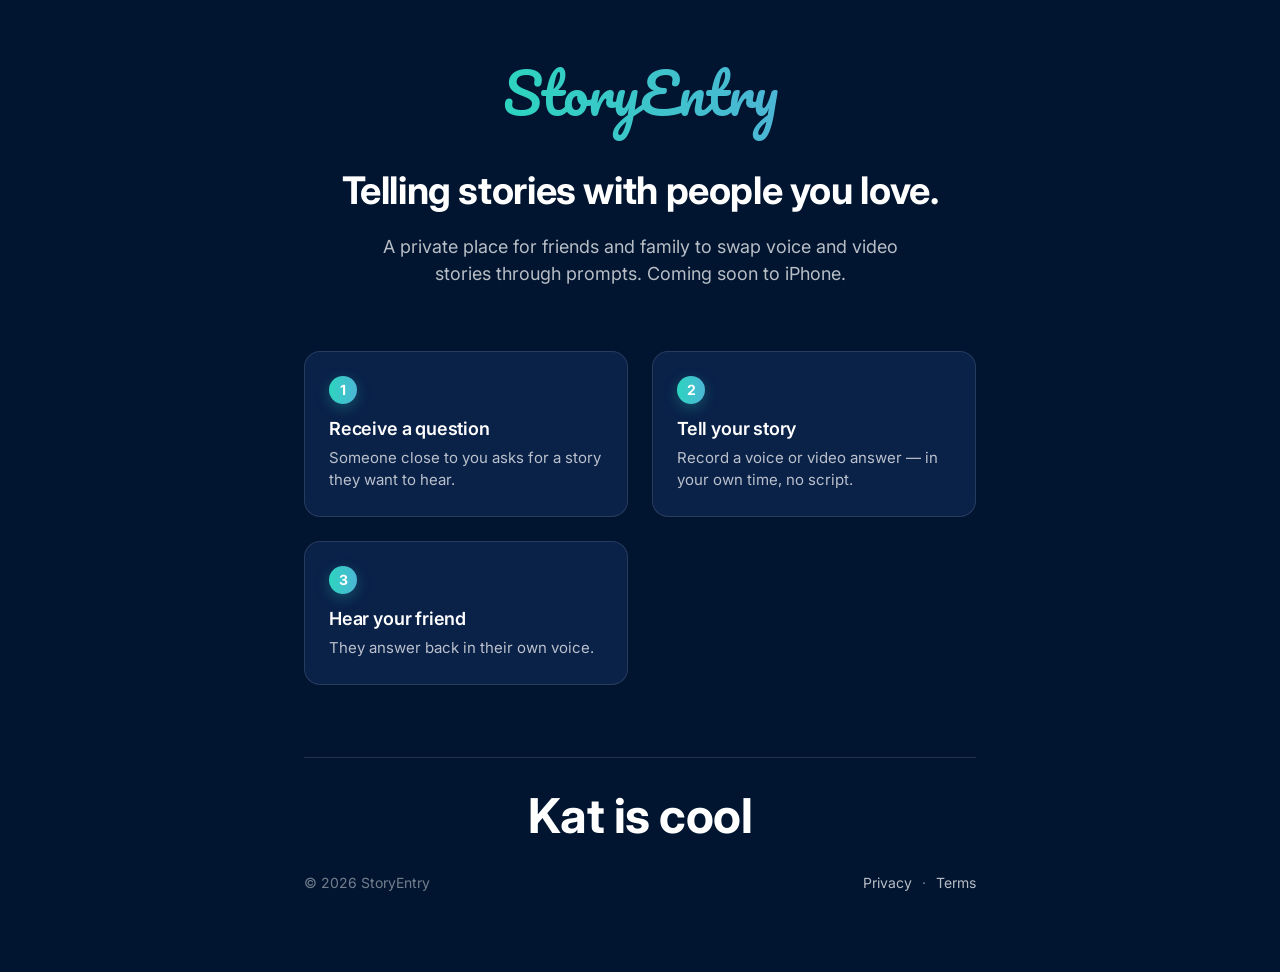
<file: index.html>
<!doctype html>
<html lang="en">
  <head>
    <meta charset="utf-8" />
    <meta name="viewport" content="width=device-width, initial-scale=1" />
    <title>StoryEntry — Telling stories with people you love</title>
    <meta
      name="description"
      content="A private place for friends and family to swap voice and video stories through prompts."
    />
    <meta name="theme-color" content="#011530" />

    <!-- Social share preview -->
    <meta property="og:type" content="website" />
    <meta property="og:site_name" content="StoryEntry" />
    <meta property="og:url" content="https://storyentry.app/" />
    <meta property="og:title" content="StoryEntry — Telling stories with people you love" />
    <meta
      property="og:description"
      content="A private place for friends and family to swap voice and video stories through prompts."
    />
    <!-- TODO: replace with a real 1200x630 image once available -->
    <meta property="og:image" content="https://storyentry.app/og-image.png" />
    <meta name="twitter:card" content="summary_large_image" />
    <meta name="twitter:title" content="StoryEntry — Telling stories with people you love" />
    <meta
      name="twitter:description"
      content="A private place for friends and family to swap voice and video stories through prompts."
    />
    <meta name="twitter:image" content="https://storyentry.app/og-image.png" />

    <link rel="icon" type="image/png" href="/favicon.png" />
    <link rel="apple-touch-icon" href="/favicon.png" />

    <link rel="preconnect" href="https://fonts.googleapis.com" />
    <link rel="preconnect" href="https://fonts.gstatic.com" crossorigin />
    <link
      href="https://fonts.googleapis.com/css2?family=Inter:wght@400;500;600;700&family=Pacifico&display=swap"
      rel="stylesheet"
    />
    <link rel="stylesheet" href="/style.css" />
  </head>
  <body>
    <main class="page">
      <header class="hero">
        <a class="wordmark" href="/">StoryEntry</a>
        <h1>Telling stories with people you love.</h1>
        <p class="lede">
          A private place for friends and family to swap voice and video
          stories through prompts. Coming soon to iPhone.
        </p>
      </header>

      <section class="how">
        <div class="step">
          <div class="step-num">1</div>
          <h2>Receive a question</h2>
          <p>Someone close to you asks for a story they want to hear.</p>
        </div>
        <div class="step">
          <div class="step-num">2</div>
          <h2>Tell your story</h2>
          <p>Record a voice or video answer — in your own time, no script.</p>
        </div>
        <div class="step">
          <div class="step-num">3</div>
          <h2>Hear your friend</h2>
          <p>They answer back in their own voice.</p>
        </div>
      </section>

      <footer class="footer">
        <p class="kat-is-cool">Kat is cool</p>
        <p class="copyright">© 2026 StoryEntry</p>
        <nav class="legal-nav">
          <a href="/privacy">Privacy</a>
          <span>·</span>
          <a href="/terms">Terms</a>
        </nav>
      </footer>
    </main>
  </body>
</html>
</file>
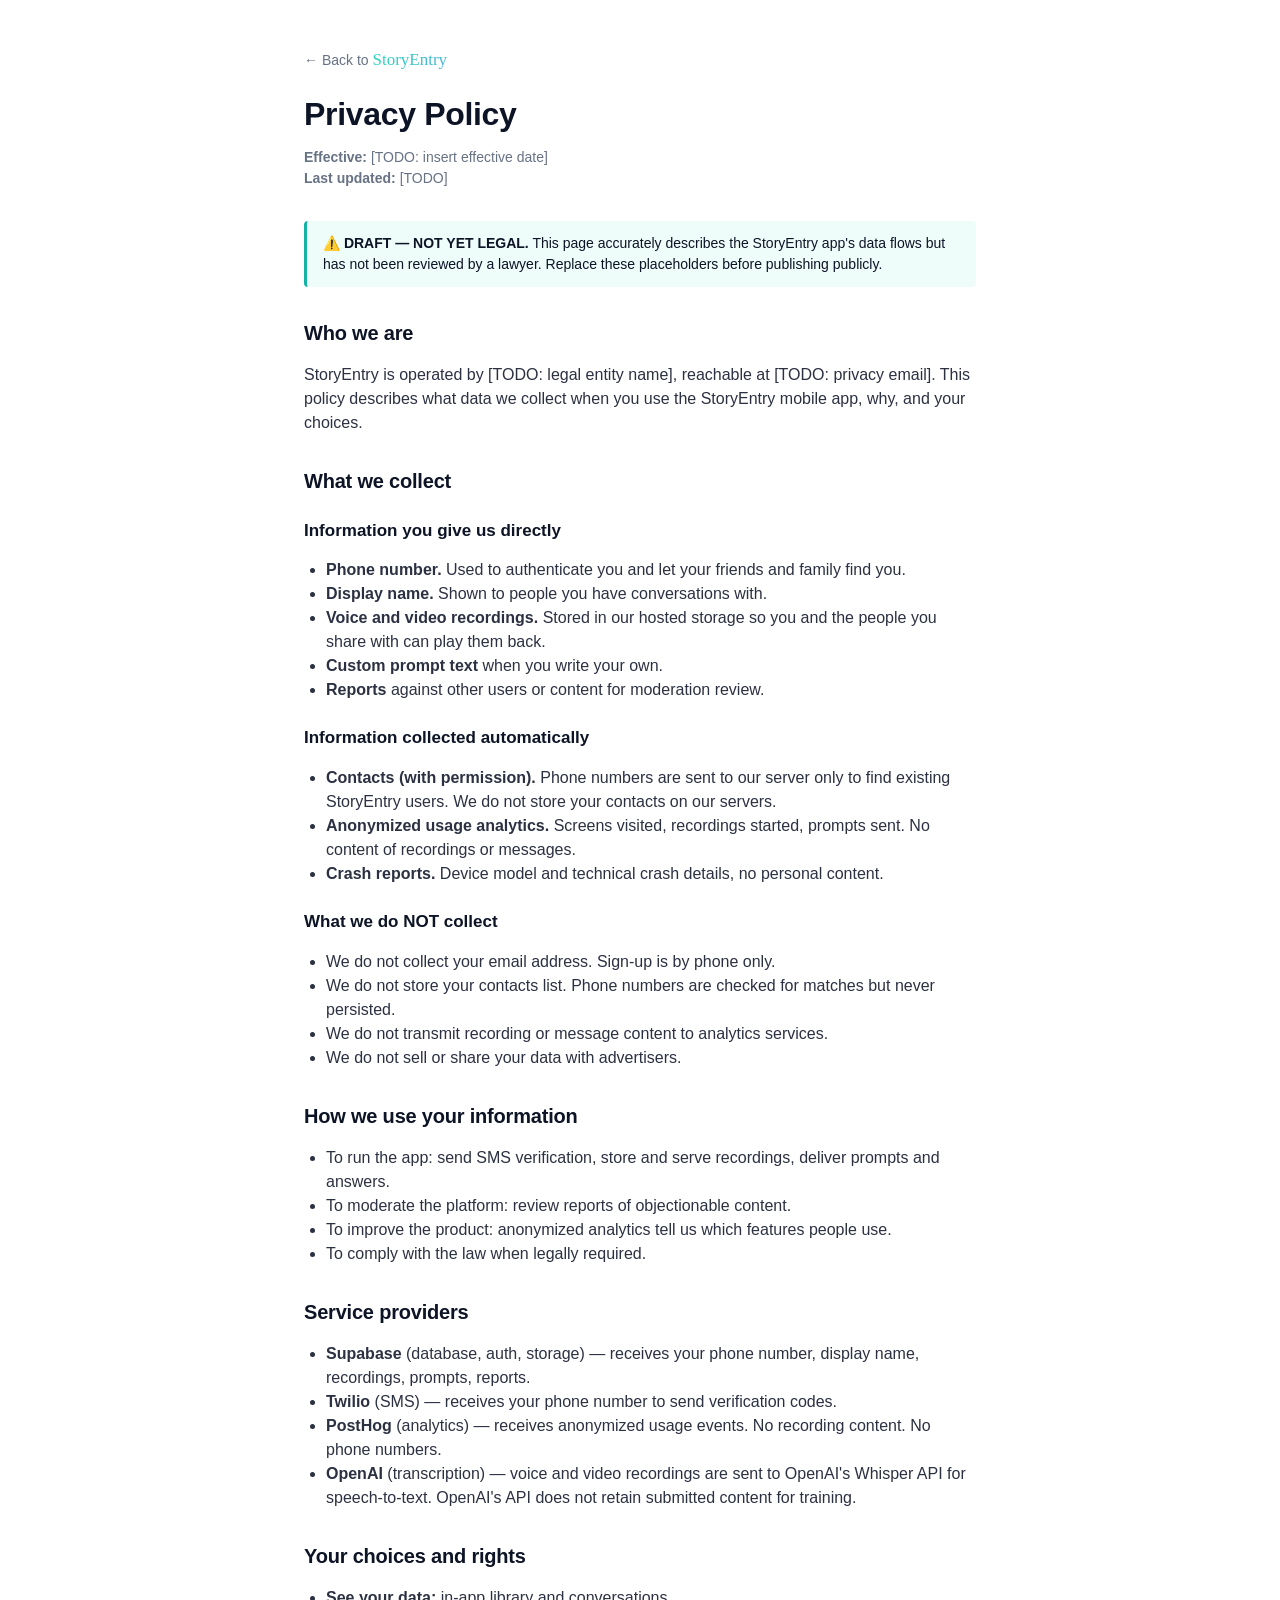
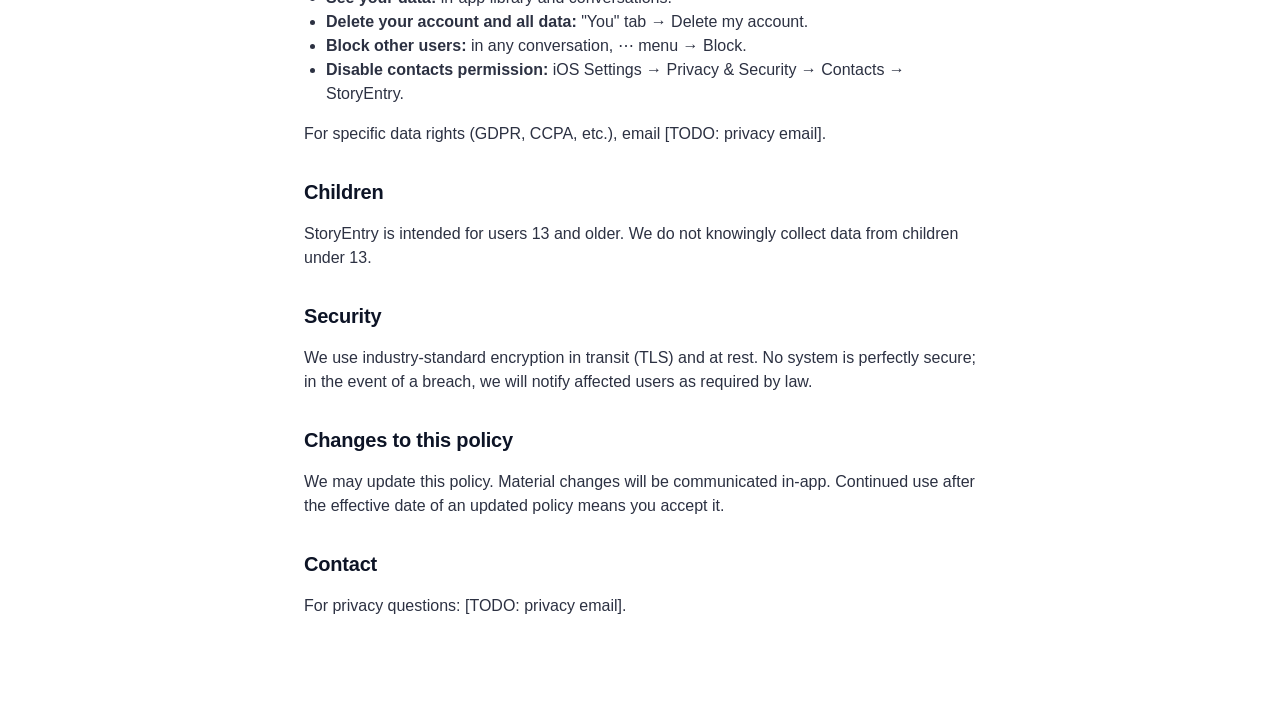
<file: privacy.html>
<!doctype html>
<html lang="en">
  <head>
    <meta charset="utf-8" />
    <meta name="viewport" content="width=device-width, initial-scale=1" />
    <meta
      http-equiv="Content-Security-Policy"
      content="default-src 'none'; style-src 'self' https://fonts.googleapis.com; font-src https://fonts.gstatic.com; img-src 'self'; base-uri 'self'; form-action 'none'"
    />
    <meta name="referrer" content="strict-origin-when-cross-origin" />
    <title>Privacy Policy — StoryEntry</title>
    <meta name="description" content="How StoryEntry handles your data." />
    <meta name="theme-color" content="#ffffff" media="(prefers-color-scheme: light)" />
    <meta name="theme-color" content="#011530" media="(prefers-color-scheme: dark)" />

    <!-- Social share preview -->
    <meta property="og:type" content="website" />
    <meta property="og:site_name" content="StoryEntry" />
    <meta property="og:url" content="https://storyentry.app/privacy" />
    <meta property="og:title" content="Privacy Policy — StoryEntry" />
    <meta property="og:description" content="How StoryEntry handles your data." />
    <!-- TODO: replace with a real 1200x630 image once available -->
    <meta property="og:image" content="https://storyentry.app/og-image.png" />
    <meta name="twitter:card" content="summary_large_image" />
    <meta name="twitter:title" content="Privacy Policy — StoryEntry" />
    <meta name="twitter:description" content="How StoryEntry handles your data." />
    <meta name="twitter:image" content="https://storyentry.app/og-image.png" />

    <link rel="icon" type="image/png" href="/favicon.png" />
    <link rel="apple-touch-icon" href="/favicon.png" />

    <link rel="preconnect" href="https://fonts.googleapis.com" />
    <link rel="preconnect" href="https://fonts.gstatic.com" crossorigin />
    <link
      href="https://fonts.googleapis.com/css2?family=Inter:wght@400;500;600;700&family=Pacifico&display=swap"
      rel="stylesheet"
    />
    <link rel="stylesheet" href="/style.css" />
  </head>
  <body class="legal-page">
    <article class="legal">
      <a class="back" href="/">← Back to <span class="wordmark-inline">StoryEntry</span></a>
      <h1>Privacy Policy</h1>
      <p class="meta">
        <strong>Effective:</strong> [TODO: insert effective date]<br />
        <strong>Last updated:</strong> [TODO]
      </p>

      <p class="draft-warning">
        ⚠️ <strong>DRAFT — NOT YET LEGAL.</strong> This page accurately
        describes the StoryEntry app's data flows but has not been reviewed
        by a lawyer. Replace these placeholders before publishing publicly.
      </p>

      <h2>Who we are</h2>
      <p>
        StoryEntry is operated by [TODO: legal entity name], reachable at
        [TODO: privacy email]. This policy describes what data we collect
        when you use the StoryEntry mobile app, why, and your choices.
      </p>

      <h2>What we collect</h2>

      <h3>Information you give us directly</h3>
      <ul>
        <li><strong>Phone number.</strong> Used to authenticate you and let your friends and family find you.</li>
        <li><strong>Display name.</strong> Shown to people you have conversations with.</li>
        <li><strong>Voice and video recordings.</strong> Stored in our hosted storage so you and the people you share with can play them back.</li>
        <li><strong>Custom prompt text</strong> when you write your own.</li>
        <li><strong>Reports</strong> against other users or content for moderation review.</li>
      </ul>

      <h3>Information collected automatically</h3>
      <ul>
        <li><strong>Contacts (with permission).</strong> Phone numbers are sent to our server only to find existing StoryEntry users. We do not store your contacts on our servers.</li>
        <li><strong>Anonymized usage analytics.</strong> Screens visited, recordings started, prompts sent. No content of recordings or messages.</li>
        <li><strong>Crash reports.</strong> Device model and technical crash details, no personal content.</li>
      </ul>

      <h3>What we do NOT collect</h3>
      <ul>
        <li>We do not collect your email address. Sign-up is by phone only.</li>
        <li>We do not store your contacts list. Phone numbers are checked for matches but never persisted.</li>
        <li>We do not transmit recording or message content to analytics services.</li>
        <li>We do not sell or share your data with advertisers.</li>
      </ul>

      <h2>How we use your information</h2>
      <ul>
        <li>To run the app: send SMS verification, store and serve recordings, deliver prompts and answers.</li>
        <li>To moderate the platform: review reports of objectionable content.</li>
        <li>To improve the product: anonymized analytics tell us which features people use.</li>
        <li>To comply with the law when legally required.</li>
      </ul>

      <h2>Service providers</h2>
      <ul>
        <li><strong>Supabase</strong> (database, auth, storage) — receives your phone number, display name, recordings, prompts, reports.</li>
        <li><strong>Twilio</strong> (SMS) — receives your phone number to send verification codes.</li>
        <li><strong>PostHog</strong> (analytics) — receives anonymized usage events. No recording content. No phone numbers.</li>
        <li><strong>OpenAI</strong> (transcription) — voice and video recordings are sent to OpenAI's Whisper API for speech-to-text. OpenAI's API does not retain submitted content for training.</li>
      </ul>

      <h2>Your choices and rights</h2>
      <ul>
        <li><strong>See your data:</strong> in-app library and conversations.</li>
        <li><strong>Delete your account and all data:</strong> "You" tab → Delete my account.</li>
        <li><strong>Block other users:</strong> in any conversation, ⋯ menu → Block.</li>
        <li><strong>Disable contacts permission:</strong> iOS Settings → Privacy & Security → Contacts → StoryEntry.</li>
      </ul>

      <p>
        For specific data rights (GDPR, CCPA, etc.), email
        [TODO: privacy email].
      </p>

      <h2>Children</h2>
      <p>
        StoryEntry is intended for users 13 and older. We do not knowingly
        collect data from children under 13.
      </p>

      <h2>Security</h2>
      <p>
        We use industry-standard encryption in transit (TLS) and at rest.
        No system is perfectly secure; in the event of a breach, we will
        notify affected users as required by law.
      </p>

      <h2>Changes to this policy</h2>
      <p>
        We may update this policy. Material changes will be communicated
        in-app. Continued use after the effective date of an updated policy
        means you accept it.
      </p>

      <h2>Contact</h2>
      <p>For privacy questions: [TODO: privacy email].</p>
    </article>
  </body>
</html>
</file>
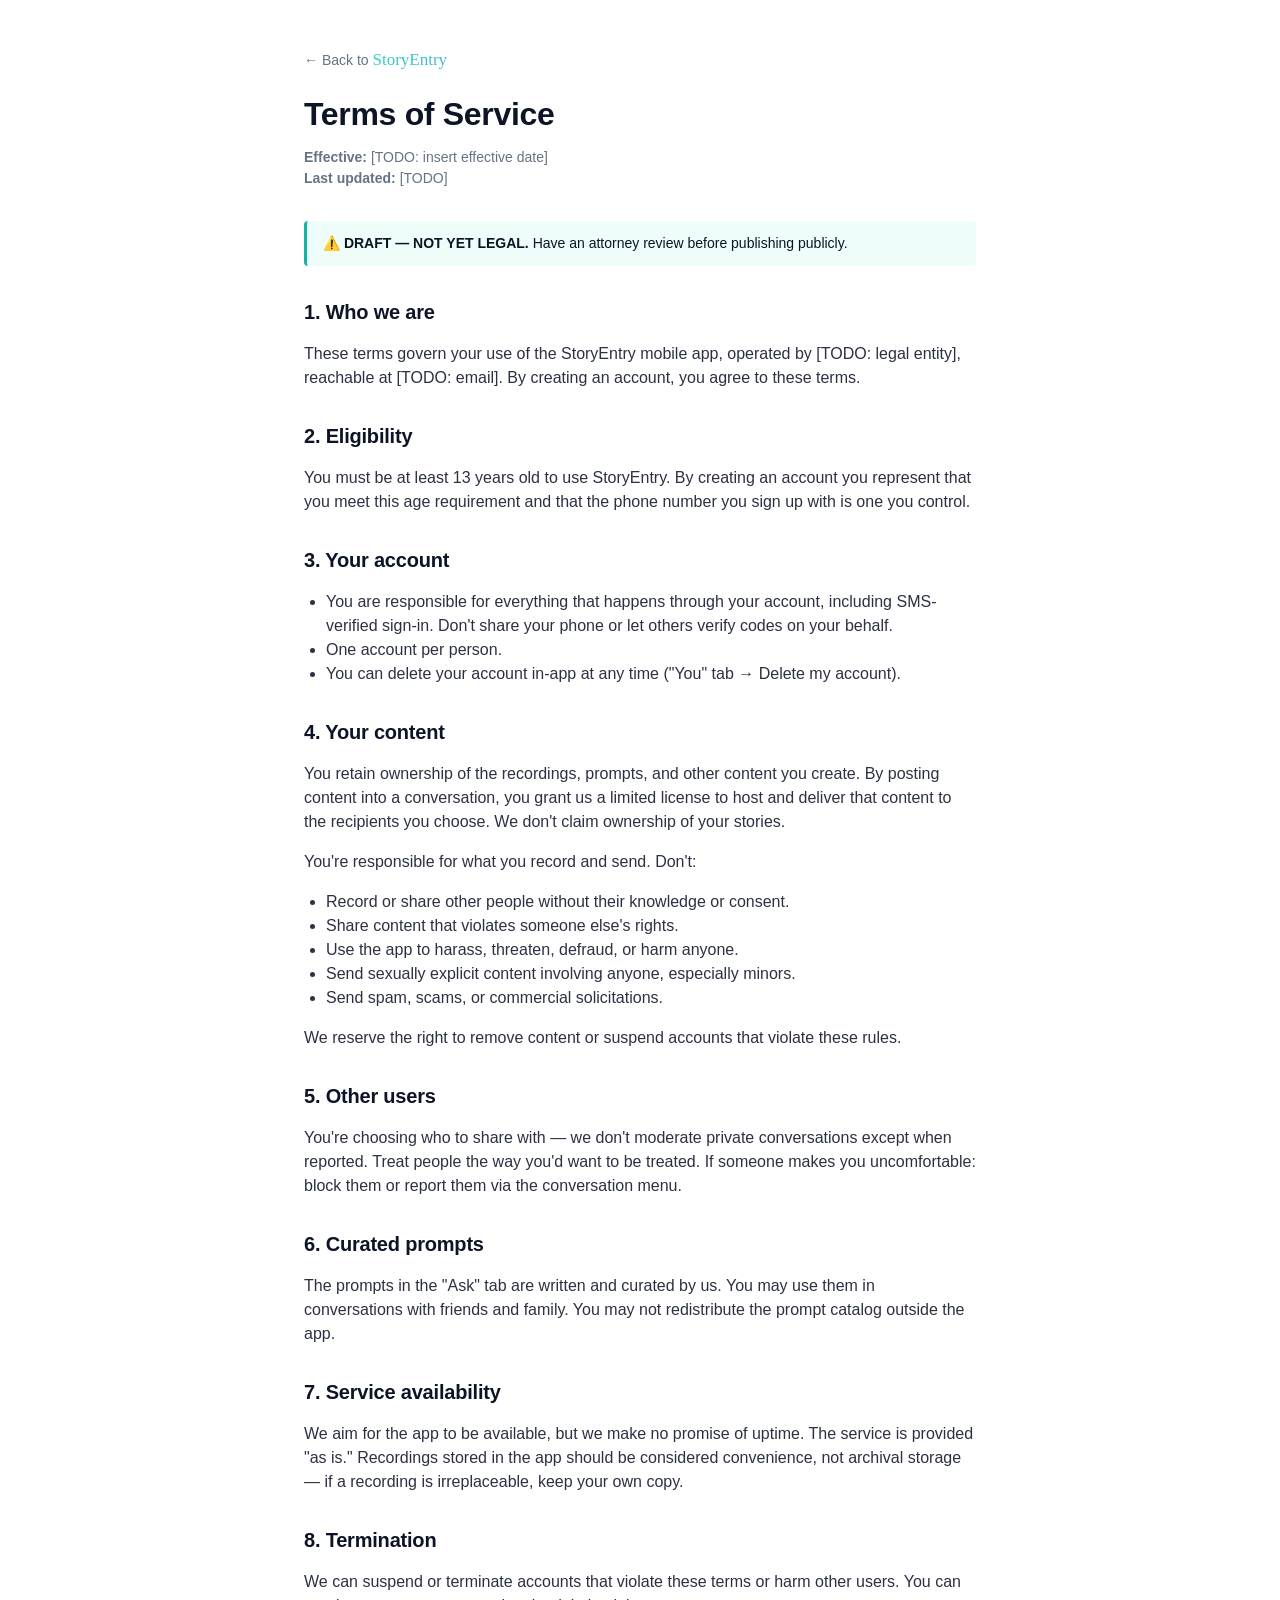
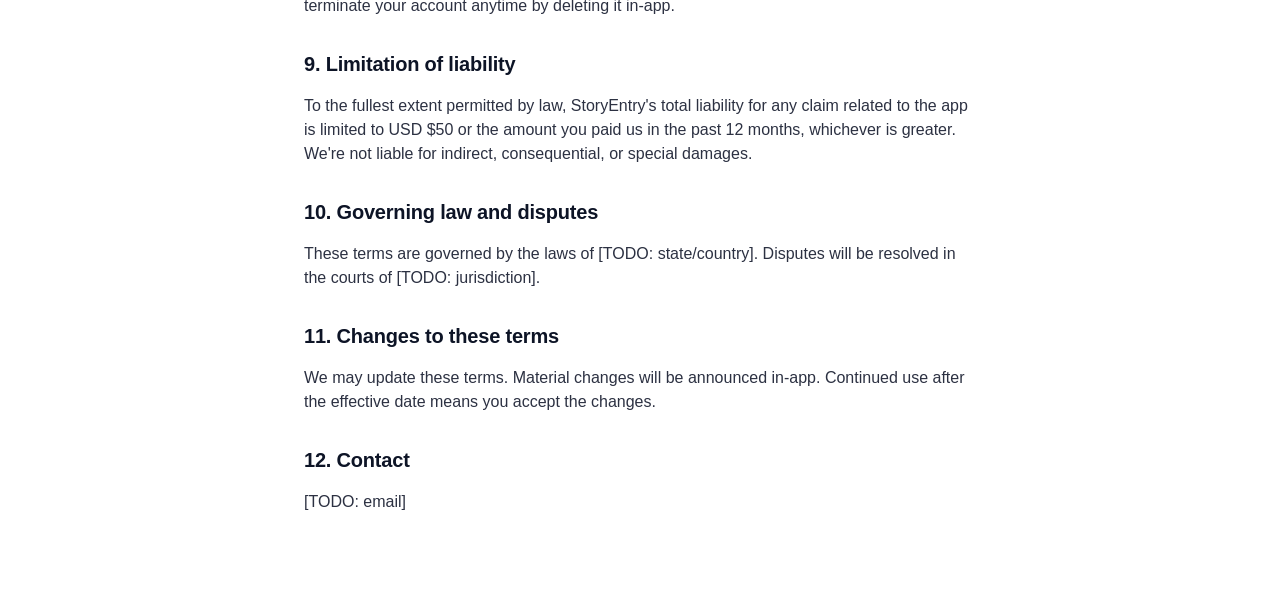
<file: terms.html>
<!doctype html>
<html lang="en">
  <head>
    <meta charset="utf-8" />
    <meta name="viewport" content="width=device-width, initial-scale=1" />
    <meta
      http-equiv="Content-Security-Policy"
      content="default-src 'none'; style-src 'self' https://fonts.googleapis.com; font-src https://fonts.gstatic.com; img-src 'self'; base-uri 'self'; form-action 'none'"
    />
    <meta name="referrer" content="strict-origin-when-cross-origin" />
    <title>Terms of Service — StoryEntry</title>
    <meta name="description" content="The terms that govern use of StoryEntry." />
    <meta name="theme-color" content="#ffffff" media="(prefers-color-scheme: light)" />
    <meta name="theme-color" content="#011530" media="(prefers-color-scheme: dark)" />

    <!-- Social share preview -->
    <meta property="og:type" content="website" />
    <meta property="og:site_name" content="StoryEntry" />
    <meta property="og:url" content="https://storyentry.app/terms" />
    <meta property="og:title" content="Terms of Service — StoryEntry" />
    <meta property="og:description" content="The terms that govern use of StoryEntry." />
    <!-- TODO: replace with a real 1200x630 image once available -->
    <meta property="og:image" content="https://storyentry.app/og-image.png" />
    <meta name="twitter:card" content="summary_large_image" />
    <meta name="twitter:title" content="Terms of Service — StoryEntry" />
    <meta name="twitter:description" content="The terms that govern use of StoryEntry." />
    <meta name="twitter:image" content="https://storyentry.app/og-image.png" />

    <link rel="icon" type="image/png" href="/favicon.png" />
    <link rel="apple-touch-icon" href="/favicon.png" />

    <link rel="preconnect" href="https://fonts.googleapis.com" />
    <link rel="preconnect" href="https://fonts.gstatic.com" crossorigin />
    <link
      href="https://fonts.googleapis.com/css2?family=Inter:wght@400;500;600;700&family=Pacifico&display=swap"
      rel="stylesheet"
    />
    <link rel="stylesheet" href="/style.css" />
  </head>
  <body class="legal-page">
    <article class="legal">
      <a class="back" href="/">← Back to <span class="wordmark-inline">StoryEntry</span></a>
      <h1>Terms of Service</h1>
      <p class="meta">
        <strong>Effective:</strong> [TODO: insert effective date]<br />
        <strong>Last updated:</strong> [TODO]
      </p>

      <p class="draft-warning">
        ⚠️ <strong>DRAFT — NOT YET LEGAL.</strong> Have an attorney review
        before publishing publicly.
      </p>

      <h2>1. Who we are</h2>
      <p>
        These terms govern your use of the StoryEntry mobile app, operated
        by [TODO: legal entity], reachable at [TODO: email]. By creating an
        account, you agree to these terms.
      </p>

      <h2>2. Eligibility</h2>
      <p>
        You must be at least 13 years old to use StoryEntry. By creating an
        account you represent that you meet this age requirement and that
        the phone number you sign up with is one you control.
      </p>

      <h2>3. Your account</h2>
      <ul>
        <li>You are responsible for everything that happens through your account, including SMS-verified sign-in. Don't share your phone or let others verify codes on your behalf.</li>
        <li>One account per person.</li>
        <li>You can delete your account in-app at any time ("You" tab → Delete my account).</li>
      </ul>

      <h2>4. Your content</h2>
      <p>
        You retain ownership of the recordings, prompts, and other content
        you create. By posting content into a conversation, you grant us a
        limited license to host and deliver that content to the recipients
        you choose. We don't claim ownership of your stories.
      </p>
      <p>You're responsible for what you record and send. Don't:</p>
      <ul>
        <li>Record or share other people without their knowledge or consent.</li>
        <li>Share content that violates someone else's rights.</li>
        <li>Use the app to harass, threaten, defraud, or harm anyone.</li>
        <li>Send sexually explicit content involving anyone, especially minors.</li>
        <li>Send spam, scams, or commercial solicitations.</li>
      </ul>
      <p>
        We reserve the right to remove content or suspend accounts that
        violate these rules.
      </p>

      <h2>5. Other users</h2>
      <p>
        You're choosing who to share with — we don't moderate private
        conversations except when reported. Treat people the way you'd want
        to be treated. If someone makes you uncomfortable: block them or
        report them via the conversation menu.
      </p>

      <h2>6. Curated prompts</h2>
      <p>
        The prompts in the "Ask" tab are written and curated by us. You may
        use them in conversations with friends and family. You may not
        redistribute the prompt catalog outside the app.
      </p>

      <h2>7. Service availability</h2>
      <p>
        We aim for the app to be available, but we make no promise of
        uptime. The service is provided "as is." Recordings stored in the
        app should be considered convenience, not archival storage — if a
        recording is irreplaceable, keep your own copy.
      </p>

      <h2>8. Termination</h2>
      <p>
        We can suspend or terminate accounts that violate these terms or
        harm other users. You can terminate your account anytime by
        deleting it in-app.
      </p>

      <h2>9. Limitation of liability</h2>
      <p>
        To the fullest extent permitted by law, StoryEntry's total
        liability for any claim related to the app is limited to USD $50 or
        the amount you paid us in the past 12 months, whichever is greater.
        We're not liable for indirect, consequential, or special damages.
      </p>

      <h2>10. Governing law and disputes</h2>
      <p>
        These terms are governed by the laws of [TODO: state/country].
        Disputes will be resolved in the courts of [TODO: jurisdiction].
      </p>

      <h2>11. Changes to these terms</h2>
      <p>
        We may update these terms. Material changes will be announced
        in-app. Continued use after the effective date means you accept the
        changes.
      </p>

      <h2>12. Contact</h2>
      <p>[TODO: email]</p>
    </article>
  </body>
</html>
</file>
<file: style.css>
/* ---- reset ---- */
* { box-sizing: border-box; }
html, body { margin: 0; padding: 0; }

/* ---- tokens (mirror the in-app ocean lightening theme) ---- */
:root {
  /* Brand canvas + accent */
  --bg: #011530;
  --surface: #0a2148;
  --text: #ffffff;
  --text-muted: rgba(255, 255, 255, 0.72);
  --text-faint: rgba(255, 255, 255, 0.45);
  --border: rgba(255, 255, 255, 0.12);
  --accent: #2dd4bf;
  --accent-strong: #1ac6b4;
  --accent-aqua: #4cb6d5;
  --grad-cta: linear-gradient(90deg, #2dd4bf 0%, #4cb6d5 100%);

  /* Motion */
  --ease: cubic-bezier(0.2, 0.7, 0.2, 1);
  --duration: 220ms;

  /* Layout */
  --max: 720px;

  /* Legal pages — light by default, flipped in prefers-color-scheme: dark */
  --legal-bg: #ffffff;
  --legal-text: #0d1426;
  --legal-text-body: #2c3142;
  --legal-text-muted: #677284;
  --legal-border: #e3e6eb;
  --legal-link: #14b3a5;
  --legal-draft-bg: rgba(45, 212, 191, 0.08);
  --legal-draft-border: #14b3a5;
}

@media (prefers-color-scheme: dark) {
  :root {
    --legal-bg: #011530;
    --legal-text: #ffffff;
    --legal-text-body: rgba(255, 255, 255, 0.88);
    --legal-text-muted: rgba(255, 255, 255, 0.72);
    --legal-border: rgba(255, 255, 255, 0.12);
    --legal-link: #2dd4bf;
    --legal-draft-bg: rgba(45, 212, 191, 0.12);
    --legal-draft-border: #2dd4bf;
  }
}

/* ---- base ---- */
body {
  font-family: 'Inter', -apple-system, BlinkMacSystemFont, 'Segoe UI', Roboto, sans-serif;
  background: var(--bg);
  color: var(--text);
  line-height: 1.4;
  -webkit-font-smoothing: antialiased;
  -moz-osx-font-smoothing: grayscale;
  text-rendering: optimizeLegibility;
}

body.legal-page {
  background: var(--legal-bg);
  color: var(--legal-text);
}

:focus-visible {
  outline: 2px solid var(--accent);
  outline-offset: 3px;
  border-radius: 4px;
}

/* ---- layout ---- */
.page {
  max-width: var(--max);
  margin: 0 auto;
  padding: 56px 24px 80px;
}

.hero {
  text-align: center;
  margin-bottom: 64px;
}

.wordmark {
  display: inline-block;
  font-family: 'Pacifico', 'Brush Script MT', cursive;
  font-weight: 400;
  font-size: 56px;
  line-height: 1.3;
  margin-bottom: 28px;
  /* Pacifico has deep descenders; with background-clip:text the gradient
     paint box must extend below the baseline or the 'y' tails get clipped. */
  padding-bottom: 0.22em;
  text-decoration: none;
  background: var(--grad-cta);
  -webkit-background-clip: text;
          background-clip: text;
  -webkit-text-fill-color: transparent;
  color: transparent;
  letter-spacing: 0;
}

h1 {
  font-family: 'Inter', sans-serif;
  font-size: 38px;
  font-weight: 700;
  line-height: 1.15;
  letter-spacing: -0.01em;
  margin: 0 0 20px;
  color: var(--text);
}

.lede {
  font-size: 18px;
  color: var(--text-muted);
  max-width: 560px;
  margin: 0 auto;
  line-height: 1.5;
}

/* ---- how it works ---- */
.how {
  display: grid;
  grid-template-columns: repeat(auto-fit, minmax(220px, 1fr));
  gap: 24px;
  margin-bottom: 72px;
}

.step {
  padding: 24px;
  background: var(--surface);
  border-radius: 16px;
  border: 1px solid var(--border);
  transition: border-color var(--duration) var(--ease);
}
.step:hover { border-color: rgba(45, 212, 191, 0.4); }

.step-num {
  width: 28px;
  height: 28px;
  border-radius: 14px;
  background: var(--grad-cta);
  color: #fff;
  font-weight: 700;
  display: flex;
  align-items: center;
  justify-content: center;
  margin-bottom: 12px;
  font-size: 14px;
  box-shadow: 0 4px 14px rgba(45, 212, 191, 0.28);
}

.step h2 {
  font-family: 'Inter', sans-serif;
  font-size: 18px;
  font-weight: 600;
  margin: 0 0 6px;
  color: var(--text);
  letter-spacing: -0.01em;
}
.step p {
  margin: 0;
  color: var(--text-muted);
  font-size: 15px;
  line-height: 1.5;
}

@media (prefers-reduced-motion: no-preference) {
  .step {
    opacity: 0;
    transform: translateY(8px);
    animation: se-fade-in 600ms var(--ease) forwards;
  }
  .step:nth-child(1) { animation-delay: 80ms; }
  .step:nth-child(2) { animation-delay: 200ms; }
  .step:nth-child(3) { animation-delay: 320ms; }
}

@keyframes se-fade-in {
  to {
    opacity: 1;
    transform: none;
  }
}

/* ---- footer ---- */
.footer {
  border-top: 1px solid var(--border);
  padding-top: 24px;
  display: flex;
  justify-content: space-between;
  flex-wrap: wrap;
  gap: 12px;
  color: var(--text-faint);
  font-size: 14px;
}
.legal-nav a {
  color: var(--text-muted);
  text-decoration: none;
  transition: color var(--duration) var(--ease);
}
.legal-nav a:hover { color: var(--text); }
.legal-nav span { color: var(--text-faint); margin: 0 6px; }
.copyright { margin: 0; }
.kat-is-cool {
  flex-basis: 100%;
  margin: 0 0 12px;
  text-align: center;
  font-size: 48px;
  font-weight: 700;
  letter-spacing: -0.01em;
  color: var(--text);
}

/* ---- legal pages ---- */
.legal {
  max-width: var(--max);
  margin: 0 auto;
  padding: 48px 24px 80px;
  color: var(--legal-text);
}
.legal h1 {
  font-family: 'Inter', sans-serif;
  font-size: 32px;
  font-weight: 700;
  letter-spacing: -0.01em;
  margin-bottom: 8px;
  color: var(--legal-text);
}
.legal .meta {
  color: var(--legal-text-muted);
  font-size: 14px;
  margin-bottom: 32px;
}
.legal h2 {
  font-family: 'Inter', sans-serif;
  font-size: 20px;
  font-weight: 700;
  letter-spacing: -0.01em;
  margin-top: 32px;
  margin-bottom: 12px;
  color: var(--legal-text);
}
.legal h3 {
  font-family: 'Inter', sans-serif;
  font-size: 17px;
  font-weight: 600;
  margin-top: 24px;
  margin-bottom: 8px;
  color: var(--legal-text);
}
.legal p, .legal li {
  font-size: 16px;
  line-height: 1.5;
  color: var(--legal-text-body);
}
.legal ul { padding-left: 22px; }
.legal a {
  color: var(--legal-link);
  text-decoration: none;
  transition: opacity var(--duration) var(--ease);
}
.legal a:hover { opacity: 0.8; text-decoration: underline; }
.legal .back {
  display: inline-block;
  margin-bottom: 24px;
  font-size: 14px;
  color: var(--legal-text-muted);
  text-decoration: none;
  transition: color var(--duration) var(--ease);
}
.legal .back:hover { color: var(--legal-link); opacity: 1; text-decoration: none; }
.legal .wordmark-inline {
  font-family: 'Pacifico', 'Brush Script MT', cursive;
  font-weight: 400;
  font-size: 17px;
  background: var(--grad-cta);
  -webkit-background-clip: text;
          background-clip: text;
  -webkit-text-fill-color: transparent;
  color: transparent;
  letter-spacing: 0;
}
.legal .draft-warning {
  background: var(--legal-draft-bg);
  border-left: 3px solid var(--legal-draft-border);
  padding: 12px 16px;
  border-radius: 4px;
  font-size: 14px;
  margin: 24px 0;
  color: var(--legal-text);
}

@media (max-width: 480px) {
  .wordmark { font-size: 44px; }
  h1 { font-size: 28px; }
  .lede { font-size: 16px; }
  .page { padding: 40px 20px 64px; }
  .legal { padding: 40px 20px 64px; }
  .legal h1 { font-size: 26px; }
}
</file>
